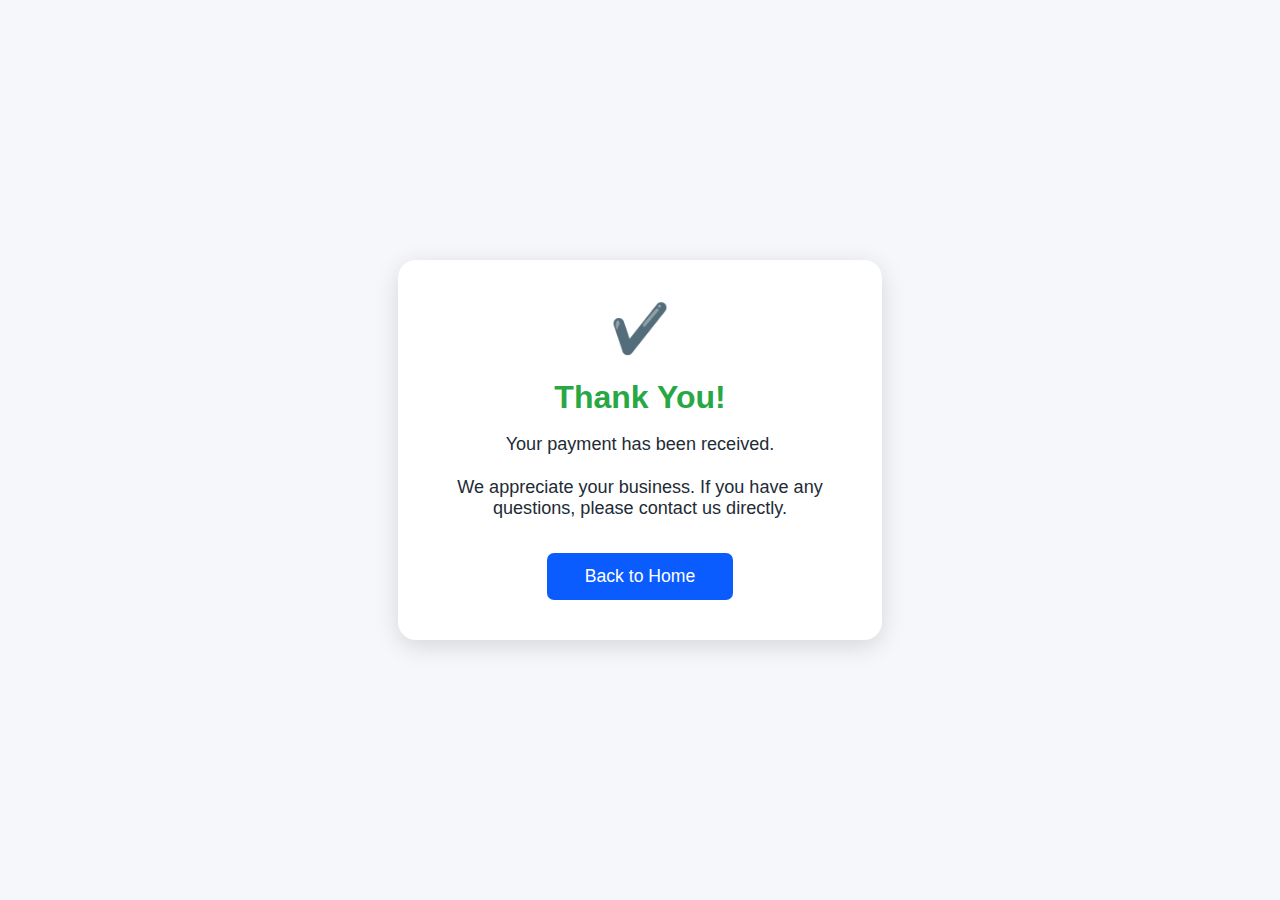
<file: Thank-You-for-Your-Payment.html>
<!DOCTYPE html>
<html lang="en">
<head>
  <meta charset="UTF-8">
  <title>Thank You For Your Payment | Badboyz Customz</title>
  <meta name="viewport" content="width=device-width, initial-scale=1.0">
  <style>
    body {
      font-family: Arial, sans-serif;
      background: #f5f7fa;
      display: flex;
      justify-content: center;
      align-items: center;
      height: 100vh;
      margin: 0;
    }
    .thankyou-container {
      background: #fff;
      padding: 40px 32px;
      border-radius: 18px;
      box-shadow: 0 6px 24px #0002;
      text-align: center;
      max-width: 420px;
      width: 100%;
    }
    h1 {
      color: #28a745;
      margin-bottom: 10px;
    }
    p {
      font-size: 1.13em;
      color: #222b36;
      margin-bottom: 22px;
    }
    .icon-check {
      font-size: 48px;
      color: #28a745;
      margin-bottom: 16px;
    }
    .back-btn {
      display: inline-block;
      background: #0a5cff;
      color: #fff;
      padding: 13px 38px;
      border: none;
      border-radius: 7px;
      font-size: 1.1em;
      text-decoration: none;
      transition: background 0.15s;
      margin-top: 12px;
      cursor: pointer;
    }
    .back-btn:hover {
      background: #0633a0;
    }
  </style>
</head>
<body>
  <div class="thankyou-container">
    <div class="icon-check">✔️</div>
    <h1>Thank You!</h1>
    <p>Your payment has been received.</p>
    <p>We appreciate your business. If you have any questions, please contact us directly.</p>
    <a class="back-btn" href="https://saginaw.badboyzcustomz2.com">Back to Home</a>
  </div>
</body>
</html>
</file>
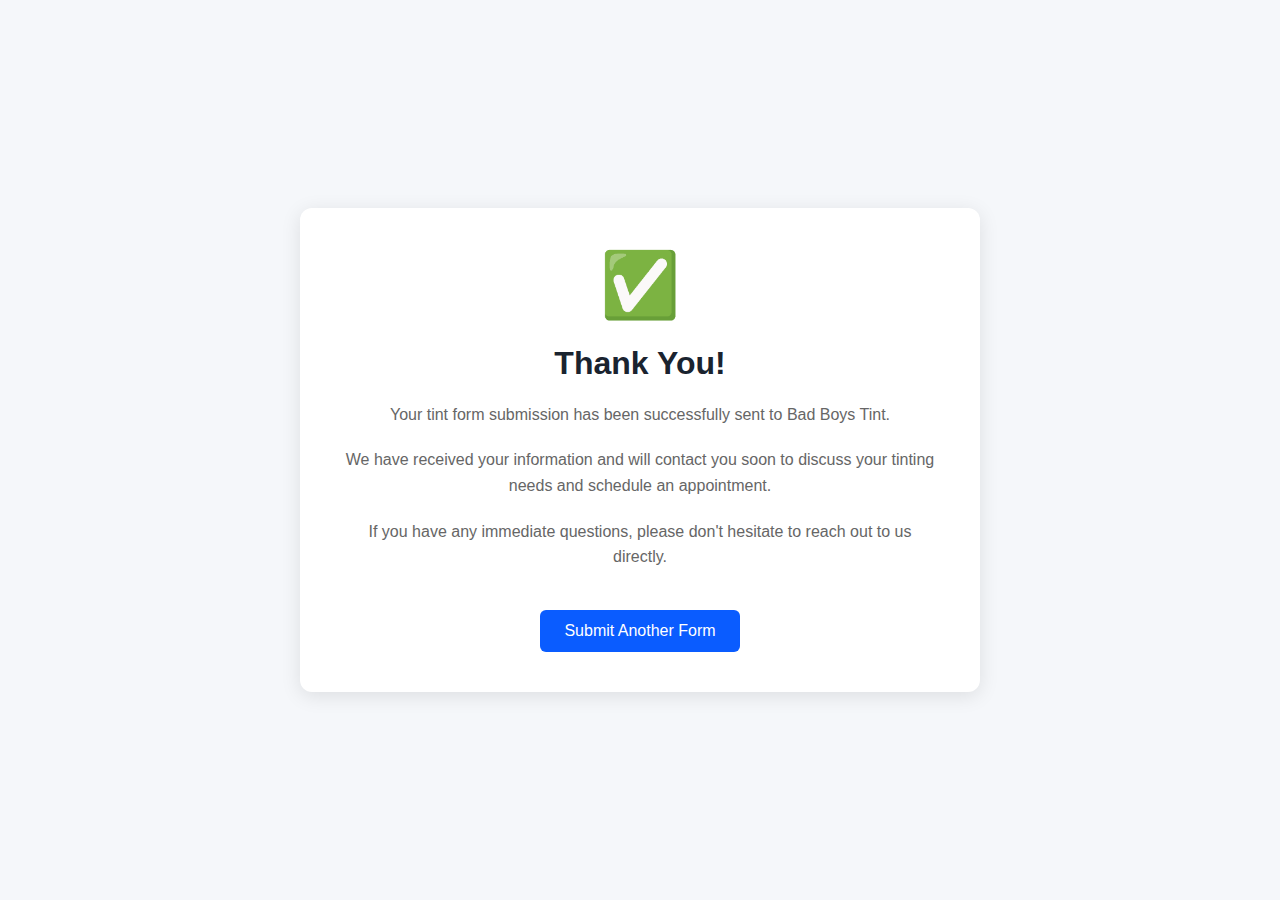
<file: thank-you.html>
<!DOCTYPE html>
<html lang="en">
<head>
  <meta charset="UTF-8">
  <title>Thank You - Bad Boys Tint</title>
  <meta name="viewport" content="width=device-width, initial-scale=1">
  <style>
    body { 
      font-family: Arial, sans-serif; 
      background: #f5f7fa; 
      margin: 0; 
      padding: 0;
      display: flex;
      justify-content: center;
      align-items: center;
      min-height: 100vh;
    }
    .container {
      background: #fff;
      max-width: 600px;
      padding: 40px;
      border-radius: 12px;
      box-shadow: 0 4px 20px rgba(0,0,0,0.1);
      text-align: center;
    }
    h1 { 
      color: #1a232f; 
      margin-bottom: 20px;
    }
    p { 
      color: #666; 
      line-height: 1.6;
      margin-bottom: 20px;
    }
    .success-icon {
      font-size: 4rem;
      color: #28a745;
      margin-bottom: 20px;
    }
    .back-link {
      display: inline-block;
      background: #0a5cff;
      color: #fff;
      text-decoration: none;
      padding: 12px 24px;
      border-radius: 6px;
      margin-top: 20px;
    }
    .back-link:hover {
      background: #0633a0;
    }
  </style>
</head>
<body>
  <div class="container">
    <div class="success-icon">✅</div>
    <h1>Thank You!</h1>
    <p>Your tint form submission has been successfully sent to Bad Boys Tint.</p>
    <p>We have received your information and will contact you soon to discuss your tinting needs and schedule an appointment.</p>
    <p>If you have any immediate questions, please don't hesitate to reach out to us directly.</p>
    <a href="TintForm.html" class="back-link">Submit Another Form</a>
  </div>
</body>
</html>
</file>
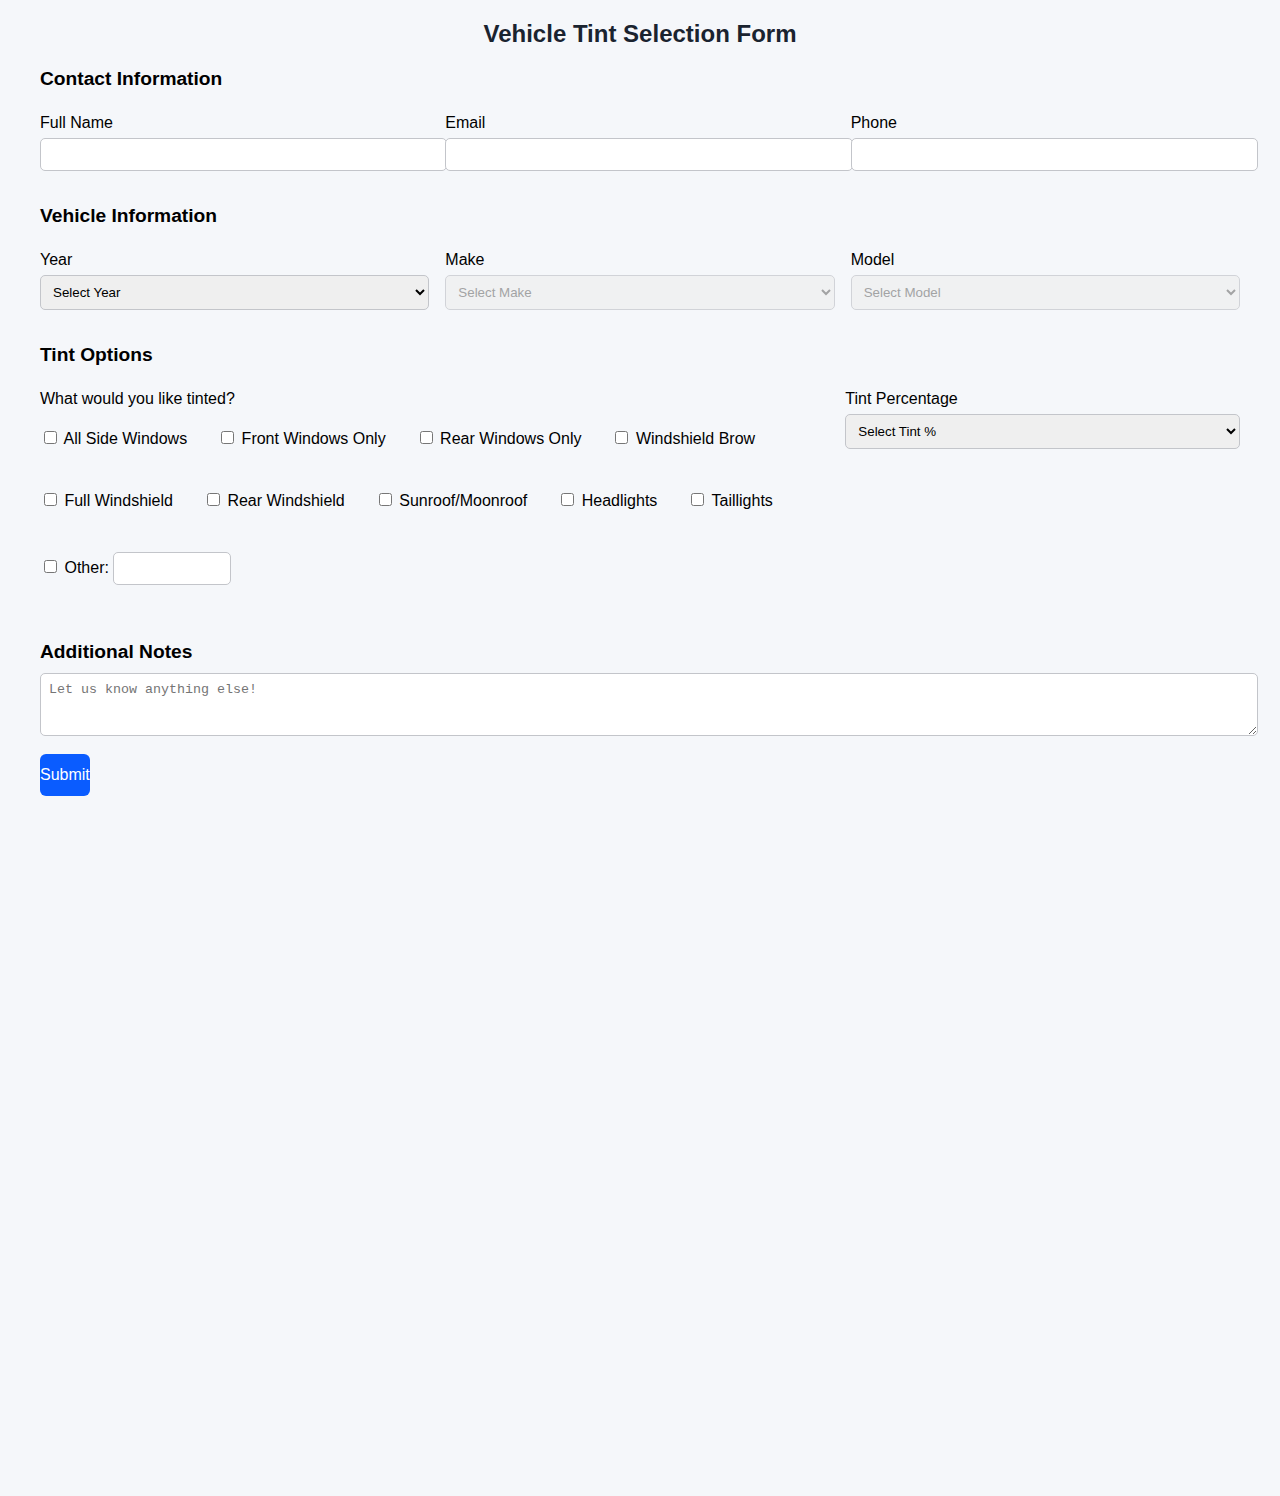
<file: TintForm.html>
<!DOCTYPE html>
<html lang="en">
<head>
  <meta charset="UTF-8">
  <title>Vehicle Tint Selection Form</title>
  <meta name="viewport" content="width=device-width, initial-scale=1">
  <style>
    body { font-family: Arial, sans-serif; background: #f5f7fa; margin: 0; padding: 0;}
    form { background: #fff; max-width: none; width: 100%; margin: 0 auto; padding: 0; border-radius: 0; box-shadow: none;}
    h2 { text-align: center; color: #1a232f; }
    label { display: block; margin: 14px 0 6px 0; }
    input, select, textarea { width: 100%; padding: 8px; margin-bottom: 14px; border-radius: 5px; border: 1px solid #c3c5ca;}
    input[type="checkbox"] { width: auto; }
    .checkbox-row { display: flex; flex-wrap: wrap; gap: 12px; margin-bottom: 16px;}
    .checkbox-row label { margin-right: 18px; font-weight: normal; }
    button { background: #0a5cff; color: #fff; border: none; padding: 12px 0; border-radius: 6px; font-size: 1rem; cursor: pointer;}
    button:active { background: #0633a0; }
    .section-title { font-weight: bold; margin: 20px 0 10px 0; font-size: 1.2rem; }
    .form-row { display: flex; flex-wrap: wrap; gap: 16px; }
    .form-group { flex: 1; min-width: 220px; }
    #visualizer-container { max-width: 500px; margin: 20px auto; }
  </style>
</head>
<body>
  <form id="tint-form" style="max-width:1200px;width:auto;margin:0 auto;background:transparent;box-shadow:none;border-radius:0;padding:0 12px;">
    <h2>Vehicle Tint Selection Form</h2>
    <!-- Customer Info -->
    <div class="section-title">Contact Information</div>
    <div class="form-row">
      <div class="form-group">
        <label for="name">Full Name</label>
        <input type="text" id="name" name="name" required>
      </div>
      <div class="form-group">
        <label for="email">Email</label>
        <input type="email" id="email" name="email" required>
      </div>
      <div class="form-group">
        <label for="phone">Phone</label>
        <input type="tel" id="phone" name="phone">
      </div>
    </div>
    <!-- Vehicle Info -->
    <div class="section-title">Vehicle Information</div>
    <div class="form-row">
      <div class="form-group">
        <label for="year">Year</label>
        <select id="year" name="year" required>
          <option value="">Select Year</option>
          <!-- JS fills options -->
        </select>
      </div>
      <div class="form-group">
        <label for="make">Make</label>
        <select id="make" name="make" required disabled>
          <option value="">Select Make</option>
          <!-- JS fills options -->
        </select>
      </div>
      <div class="form-group">
        <label for="model">Model</label>
        <select id="model" name="model" required disabled>
          <option value="">Select Model</option>
          <!-- JS fills options -->
        </select>
      </div>
    </div>
    <!-- Tint Options -->
    <div class="section-title">Tint Options</div>
    <div class="form-row">
      <div class="form-group" style="flex: 2;">
        <label>What would you like tinted?</label>
        <div class="checkbox-row">
          <label><input type="checkbox" name="tint[]" value="All Side Windows"> All Side Windows</label>
          <label><input type="checkbox" name="tint[]" value="Front Windows Only"> Front Windows Only</label>
          <label><input type="checkbox" name="tint[]" value="Rear Windows Only"> Rear Windows Only</label>
          <label><input type="checkbox" name="tint[]" value="Windshield Brow"> Windshield Brow</label>
          <label><input type="checkbox" name="tint[]" value="Full Windshield"> Full Windshield</label>
          <label><input type="checkbox" name="tint[]" value="Rear Windshield"> Rear Windshield</label>
          <label><input type="checkbox" name="tint[]" value="Sunroof/Moonroof"> Sunroof/Moonroof</label>
          <label><input type="checkbox" name="tint[]" value="Headlights"> Headlights</label>
          <label><input type="checkbox" name="tint[]" value="Taillights"> Taillights</label>
          <label><input type="checkbox" name="tint[]" value="Other"> Other: <input type="text" name="other_tint" style="width:100px;display:inline;"></label>
        </div>
      </div>
      <div class="form-group">
        <label for="tint_percentage">Tint Percentage</label>
        <select name="tint_percentage" id="tint_percentage" required>
          <option value="">Select Tint %</option>
          <option value="5%">5% (Limo)</option>
          <option value="15%">15%</option>
          <option value="20%">20%</option>
          <option value="35%">35%</option>
          <option value="50%">50%</option>
          <option value="Unsure">Unsure, want a recommendation</option>
        </select>
      </div>
    </div>
    <!-- Notes -->
    <div class="section-title">Additional Notes</div>
    <div class="form-row">
      <div class="form-group" style="flex:2;">
        <textarea name="notes" id="notes" rows="3" placeholder="Let us know anything else!"></textarea>
      </div>
    </div>
    <!-- Actions -->
    <div class="form-actions">
      <button type="submit">Submit</button>
    </div>
  </form>
  <div id="visualizer-container" style="width:100%;min-height:700px;margin:0;padding:0;background:transparent;box-shadow:none;border-radius:0;max-width:none;"></div>
  <script>
    // --- Populate years from current year back to 1990 ---
    const yearSelect = document.getElementById('year');
    const makeSelect = document.getElementById('make');
    const modelSelect = document.getElementById('model');
    const currentYear = new Date().getFullYear();
    for(let y=currentYear; y>=1990; y--) {
      let opt = document.createElement('option');
      opt.value = y; opt.innerText = y;
      yearSelect.appendChild(opt);
    }

    // --- Populate makes based on year ---
    yearSelect.addEventListener('change', async function() {
      makeSelect.innerHTML = '<option value="">Loading...</option>';
      makeSelect.disabled = true;
      modelSelect.innerHTML = '<option value="">Select Model</option>';
      modelSelect.disabled = true;
      if(this.value) {
        // Use GetAllMakes for a complete list
        let res = await fetch('https://vpic.nhtsa.dot.gov/api/vehicles/GetAllMakes?format=json');
        let makes = (await res.json()).Results;
        let uniqueMakes = [...new Set(makes.map(x => x.Make_Name))].sort();
        makeSelect.innerHTML = '<option value="">Select Make</option>';
        uniqueMakes.forEach(make => {
          let opt = document.createElement('option');
          opt.value = make; opt.innerText = make;
          makeSelect.appendChild(opt);
        });
        makeSelect.disabled = false;
      } else {
        makeSelect.innerHTML = '<option value="">Select Make</option>';
        makeSelect.disabled = true;
      }
    });

    // --- Populate models based on make/year ---
    makeSelect.addEventListener('change', async function() {
      modelSelect.innerHTML = '<option value="">Loading...</option>';
      modelSelect.disabled = true;
      if(this.value) {
        // Use GetModelsForMake for all models of the selected make
        let res = await fetch(`https://vpic.nhtsa.dot.gov/api/vehicles/GetModelsForMake/${makeSelect.value}?format=json`);
        let models = (await res.json()).Results;
        let uniqueModels = [...new Set(models.map(x => x.Model_Name))].sort();
        modelSelect.innerHTML = '<option value="">Select Model</option>';
        uniqueModels.forEach(model => {
          let opt = document.createElement('option');
          opt.value = model; opt.innerText = model;
          modelSelect.appendChild(opt);
        });
        modelSelect.disabled = false;
      } else {
        modelSelect.innerHTML = '<option value="">Select Model</option>';
        modelSelect.disabled = true;
      }
    });

    // --- Model to body style mapping and smart matching ---
    const modelToBodyStyle = {
      'Camry': 'Sedan', 'Accord': 'Sedan', 'Altima': 'Sedan', 'Malibu': 'Sedan', 'Fusion': 'Sedan',
      'Sonata': 'Sedan', 'Impala': 'Sedan', 'Civic': 'Sedan', 'Corolla': 'Sedan', 'Jetta': 'Sedan',
      'Sentra': 'Sedan', 'Elantra': 'Sedan', 'Passat': 'Sedan', 'Focus': 'Sedan', 'Charger': 'Sedan',
      '300': 'Sedan', 'Maxima': 'Sedan',
      'Mustang': 'Coupe', 'Camaro': 'Coupe', 'Challenger': 'Coupe', 'BRZ': 'Coupe', 'FR-S': 'Coupe',
      'Genesis Coupe': 'Coupe', '911': 'Coupe',
      'F-150': 'Pickup', 'Silverado': 'Pickup', 'Sierra': 'Pickup', 'Ram 1500': 'Pickup',
      'Tacoma': 'Pickup', 'Tundra': 'Pickup', 'Frontier': 'Pickup', 'Ridgeline': 'Pickup',
      'Colorado': 'Pickup', 'Ranger': 'Pickup',
      'Highlander': 'SUV', 'Pilot': 'SUV', 'Explorer': 'SUV', 'Edge': 'SUV', 'Escape': 'SUV',
      'CR-V': 'SUV', 'RAV4': 'SUV', 'Equinox': 'SUV', 'Traverse': 'SUV', 'Santa Fe': 'SUV',
      'Tucson': 'SUV', 'Grand Cherokee': 'SUV', 'Cherokee': 'SUV', 'Tahoe': 'SUV', 'Expedition': 'SUV',
      'Enclave': 'SUV', 'Rogue': 'SUV', 'Sorento': 'SUV', 'HR-V': 'SUV', 'CX-5': 'SUV',
      'CX-9': 'SUV', 'Murano': 'SUV', 'Model X': 'SUV', 'Model Y': 'SUV', 'Bolt EV': 'SUV',
      'Outback': 'SUV', 'Forester': 'SUV', 'Golf': 'SUV', 'Soul': 'SUV', 'Yukon': 'Suburban', 
      'Suburban': 'Suburban', 'Escalade': 'Suburban', 'Navigator': 'Suburban',
      'Odyssey': 'Suburban', 'Sienna': 'Suburban', 'Grand Caravan': 'Suburban', 'Pacifica': 'Suburban',
      'Fit': 'SUV', 'Versa': 'SUV', 'Prius': 'SUV',
      'Miata': 'Coupe', 'Corvette': 'Coupe', 'Supra': 'Coupe', '370Z': 'Coupe',
      'Model S': 'Sedan', 'Model 3': 'Sedan', 'Leaf': 'Sedan'
    };
    function getClosestBodyStyle(model) {
      model = model.trim();
      if (modelToBodyStyle[model]) return modelToBodyStyle[model];
      const m = model.toLowerCase();
      if (m.includes('pickup') || m.includes('truck')) return 'Pickup';
      if (m.includes('coupe') || m.includes('convertible') || m.includes('roadster') || m.includes('sport')) return 'Coupe';
      if (m.includes('suburban') || m.includes('yukon xl') || m.includes('escalade') || m.includes('navigator')) return 'Suburban';
      if (m.includes('suv') || m.includes('wagon') || m.includes('crossover') || m.includes('hatchback') || m.includes('ev')) return 'SUV';
      if (m.includes('van') || m.includes('minivan') || m.includes('caravan')) return 'Suburban';
      return 'Sedan';
    }

    // --- Load correct visualizer in iframe when model is selected ---
    const visualizerContainer = document.getElementById('visualizer-container');
    modelSelect.addEventListener('change', function() {
      const model = modelSelect.value;
      const bodyStyle = getClosestBodyStyle(model);
      let page = '';
      if (bodyStyle === 'Sedan') page = 'SedanIndex.html';
      else if (bodyStyle === 'SUV') page = 'SUVIndex.html';
      else if (bodyStyle === 'Pickup') page = 'PickupIndex.html';
      else if (bodyStyle === 'Coupe') page = 'CoupeIndex.html';
      else if (bodyStyle === 'Suburban') page = 'SuburbanIndex.html';
      if (page) {
        visualizerContainer.innerHTML =
          `<iframe src="${page}" style="width:100%;min-height:800px;border:none;border-radius:12px;box-shadow:0 2px 12px #0001;overflow:hidden;" loading="lazy" allowfullscreen></iframe>`;
        visualizerContainer.style.display = 'block';
        setTimeout(() => {
          visualizerContainer.scrollIntoView({ behavior: "smooth" });
        }, 150);
      } else {
        visualizerContainer.innerHTML = '';
        visualizerContainer.style.display = 'none';
      }
    });

    // --- Send tint percentage to iframe ---
    const tintSelect = document.getElementById('tint_percentage');
    tintSelect.addEventListener('change', function() {
      const tintValue = tintSelect.value;
      const iframe = document.querySelector('#visualizer-container iframe');
      if (iframe && tintValue) {
        iframe.contentWindow.postMessage({ type: 'setTint', value: tintValue }, '*');
      }
    });

    // --- Send tint area selection to iframe ---
    const tintCheckboxes = document.querySelectorAll('input[type="checkbox"][name="tint[]"]');
    tintCheckboxes.forEach(cb => {
      cb.addEventListener('change', function() {
        const checked = Array.from(tintCheckboxes).filter(x => x.checked).map(x => x.value);
        const iframe = document.querySelector('#visualizer-container iframe');
        if (iframe) {
          iframe.contentWindow.postMessage({ type: 'setTintArea', value: checked }, '*');
        }
      });
    });
  </script>
</body>
</html>
</file>
